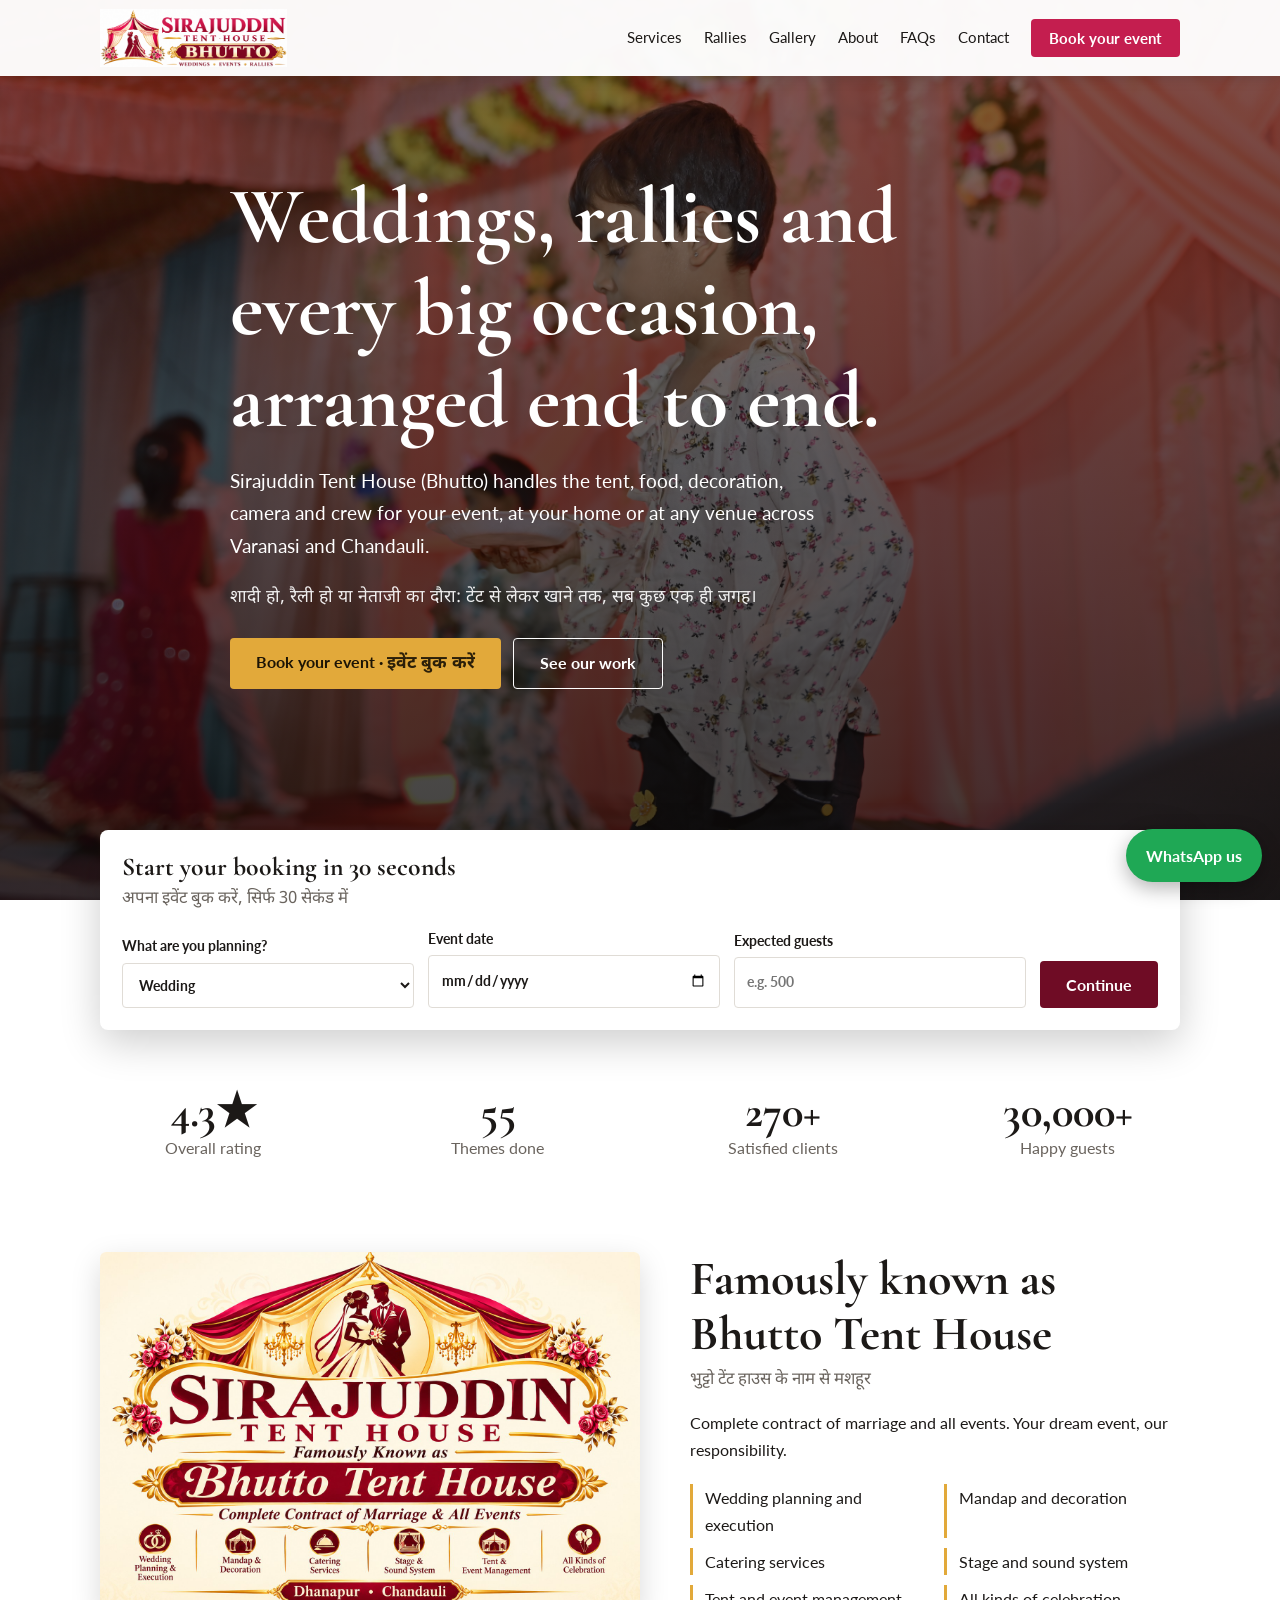
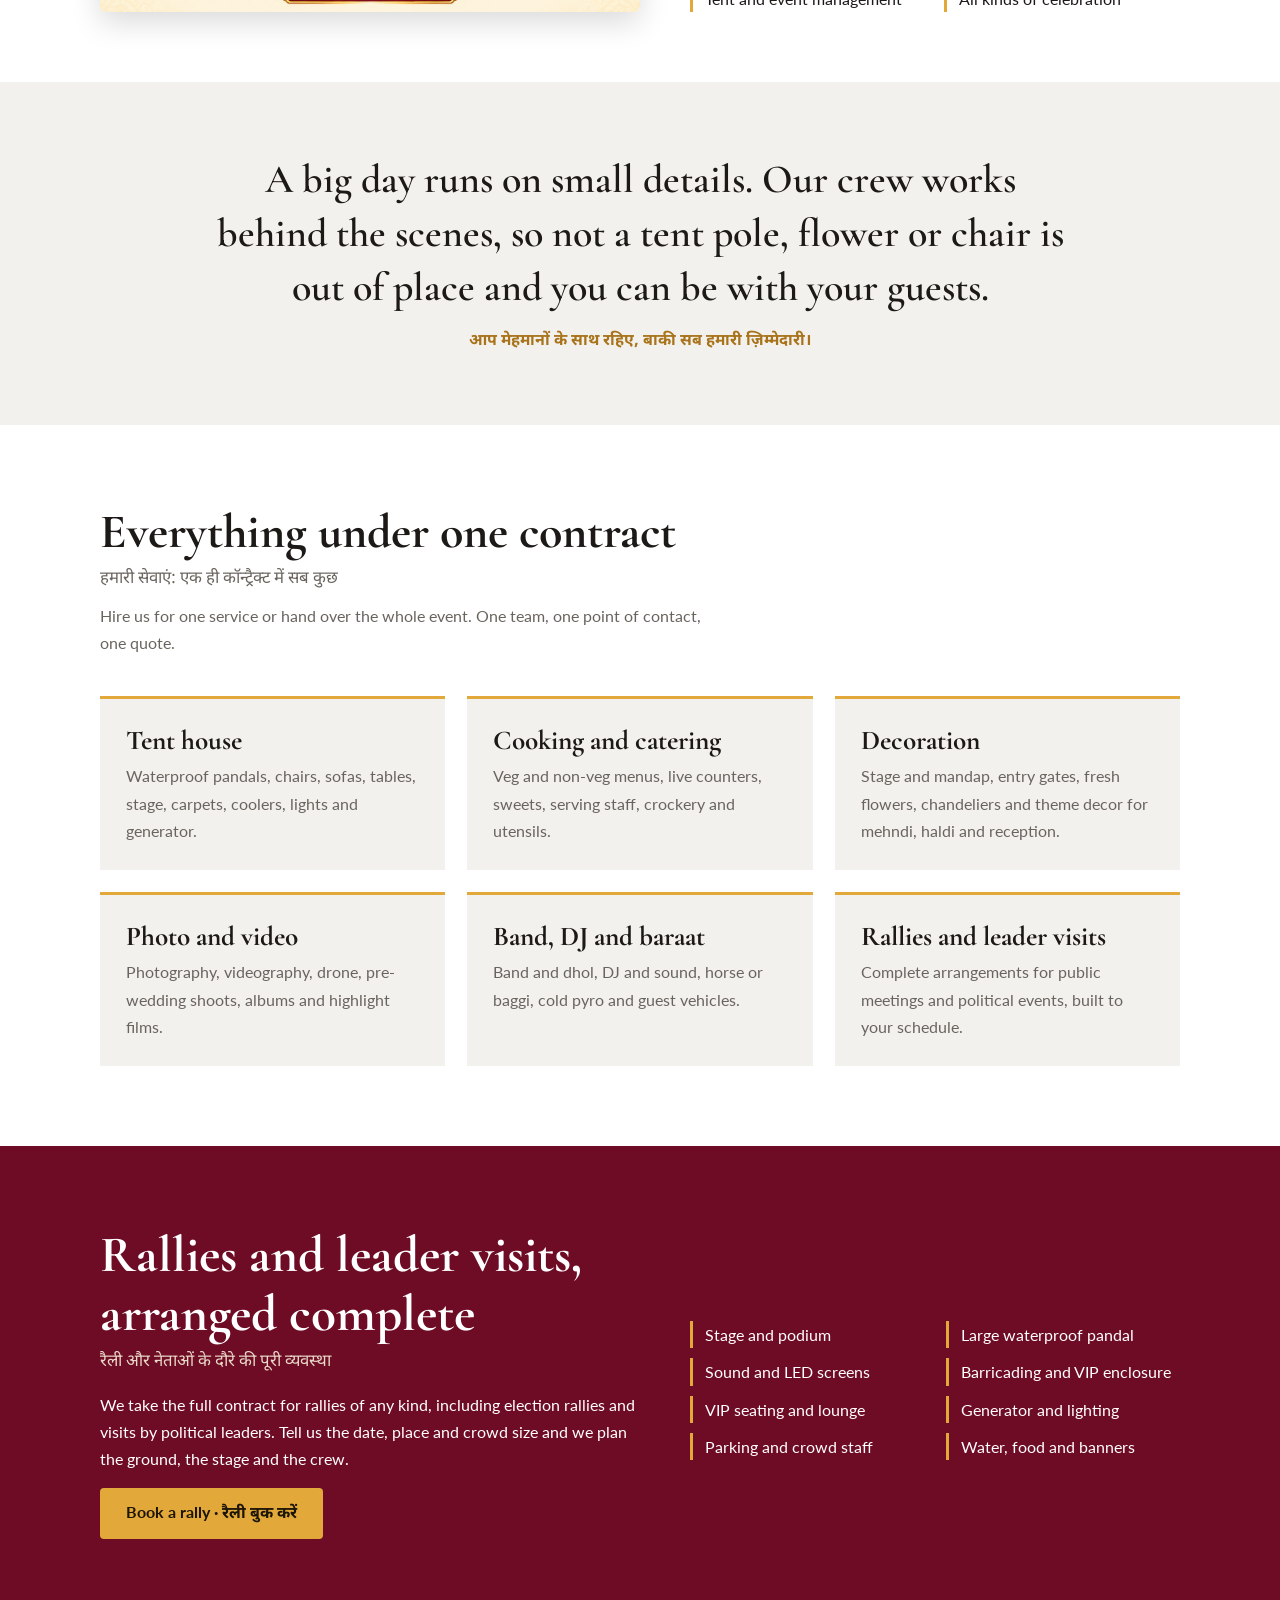
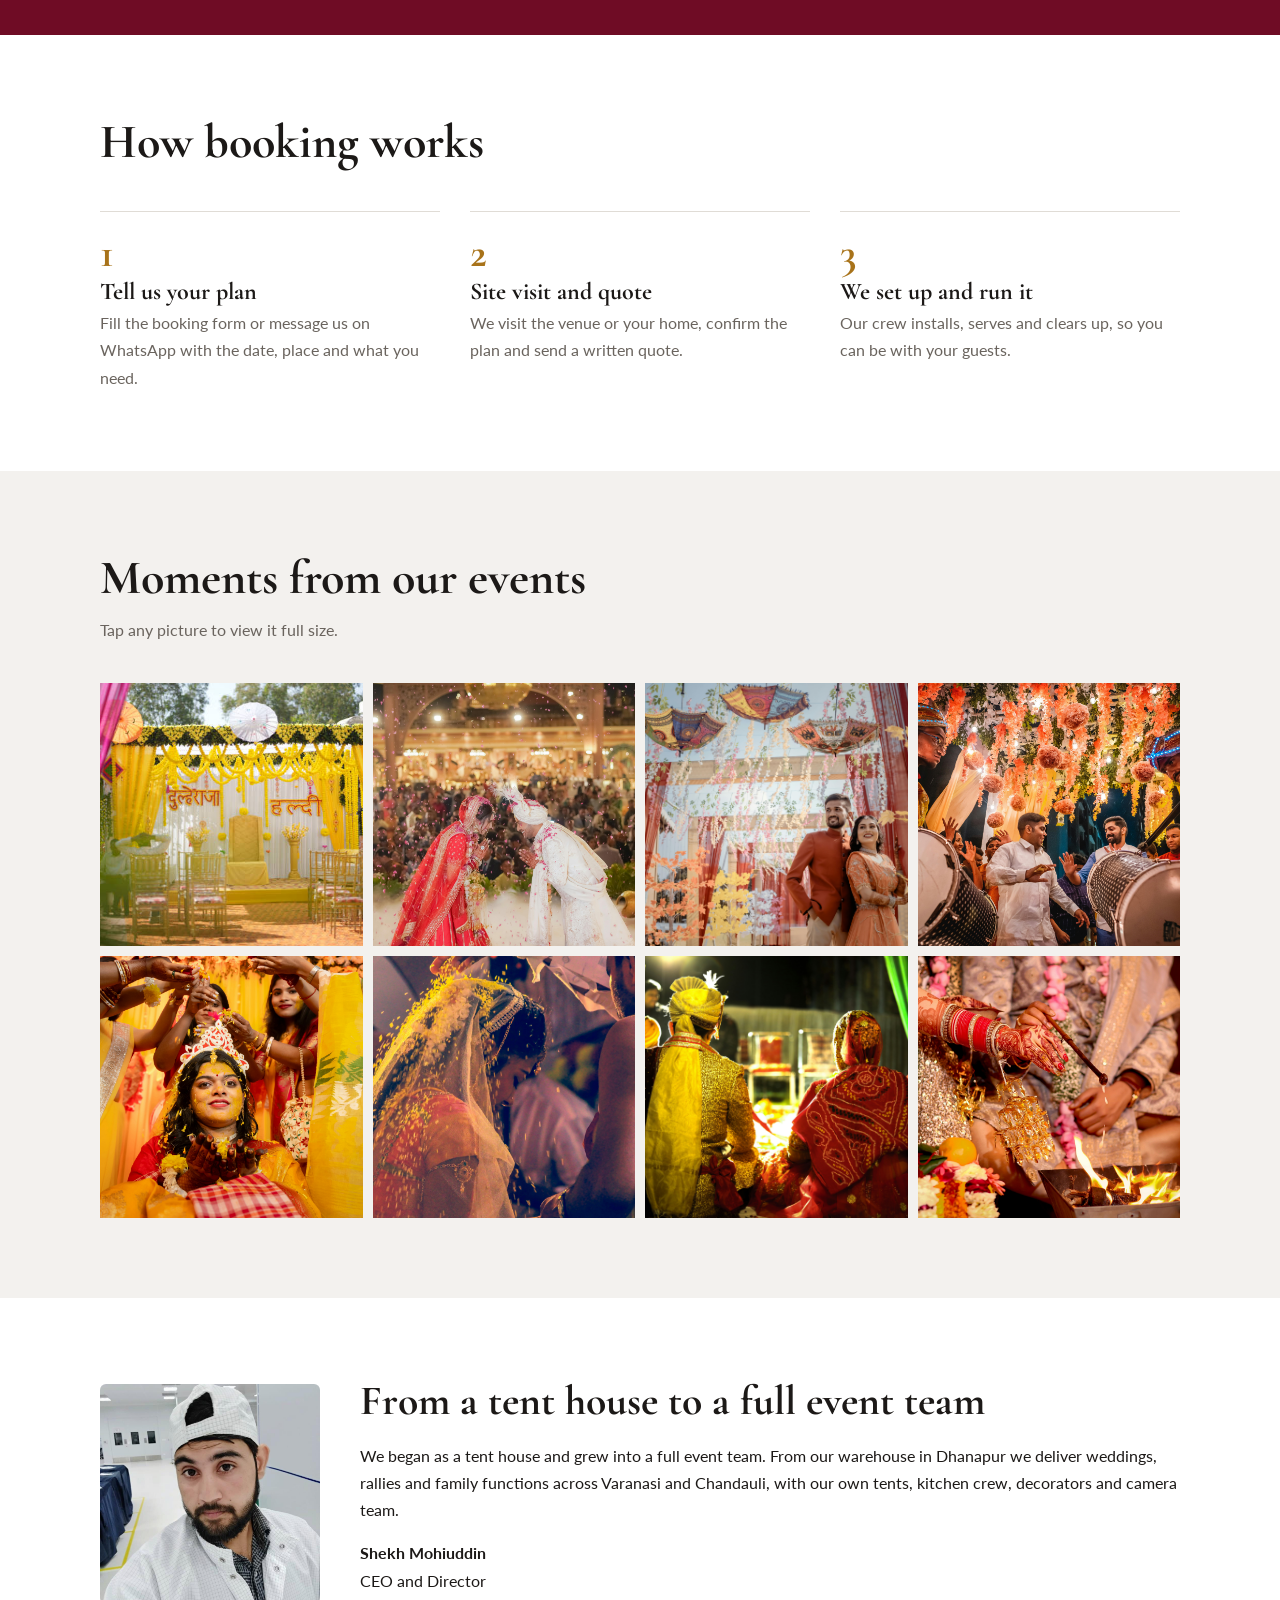
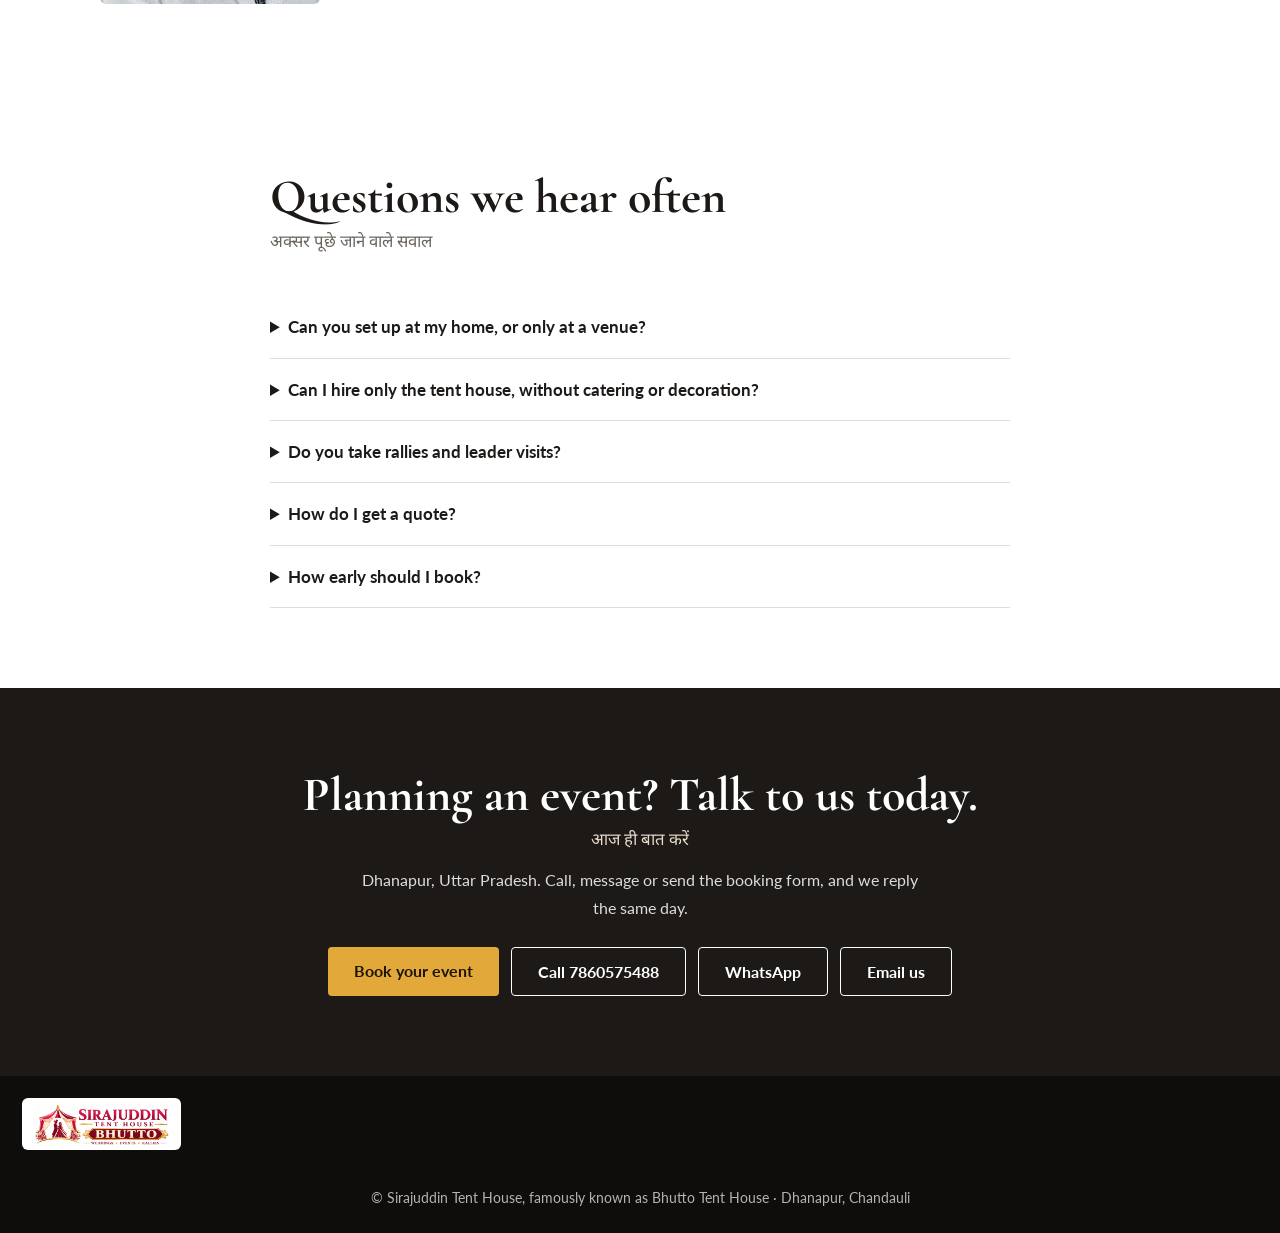
<file: index.html>
<!DOCTYPE html>
<html lang="en">
<head>
<meta charset="UTF-8">
<meta name="viewport" content="width=device-width, initial-scale=1">
<meta name="author" content="Shekh Mohiuddin">
<meta name="keywords" content="tent house, wedding planner, catering, decoration, rally arrangements, Varanasi, Chandauli, Dhanapur">
<meta name="description" content="Sirajuddin Tent House (Bhutto), Dhanapur: tent, catering, decoration, photography and complete arrangements for weddings, rallies and leader visits across Varanasi and Chandauli.">
<link rel="icon" type="image/png" href="img/favicon.png">
<title>Sirajuddin Tent House (Bhutto) | Weddings, Rallies and Events</title>
<link href="https://fonts.googleapis.com/css2?family=Cormorant+Garamond:wght@600;700&family=Lato:wght@400;700&family=Noto+Sans+Devanagari:wght@400;700&display=swap" rel="stylesheet">
<style>
:root{--crimson:#c41e4f;--ink:#1c1917;--gold:#e2a93a;--gold2:#a8731a;--maroon:#6f0c25;--soft:#f3f1ee;--line:#e0dcd6;--muted:#6a645e}
*{box-sizing:border-box}html{scroll-behavior:smooth}
body{margin:0;font-family:Lato,Verdana,sans-serif;color:var(--ink);line-height:1.7;background:#fff}
h1,h2,h3{font-family:"Cormorant Garamond",Georgia,serif;line-height:1.15;margin:0}
a{color:inherit}img{max-width:100%;display:block}
.wrap{max-width:1120px;margin:0 auto;padding:0 20px}
section{padding:80px 0}
.btn{display:inline-block;font:700 1rem Lato,sans-serif;text-decoration:none;border:0;border-radius:4px;padding:14px 26px;cursor:pointer;background:var(--gold);color:#1c1405}
.btn:hover{background:#fff}.btn.dark{background:var(--maroon);color:#fff}.btn.dark:hover{background:var(--crimson)}
.btn.ghost{background:transparent;color:#fff;border:1.5px solid #fff}.btn.ghost:hover{background:#fff;color:var(--ink)}
:focus-visible{outline:3px solid var(--gold);outline-offset:3px}
/* nav */
header.nav{position:fixed;top:0;left:0;right:0;z-index:20;background:rgba(255,255,255,.97);color:var(--ink);box-shadow:0 1px 14px rgba(0,0,0,.14)}
.nav .wrap{display:flex;align-items:center;justify-content:space-between;height:76px;gap:16px}
.logo{display:block;line-height:0}.logo img{height:58px;width:auto}
.bgrid{display:grid;grid-template-columns:1.1fr 1fr;gap:50px;align-items:center}.bgrid img{width:100%;height:auto;border-radius:6px;box-shadow:0 10px 30px rgba(0,0,0,.15)}
.bgrid ul{list-style:none;padding:0;margin:20px 0 0;display:grid;grid-template-columns:1fr 1fr;gap:10px 18px}.bgrid li{border-left:3px solid var(--gold);padding-left:12px}
@media(max-width:820px){.bgrid{grid-template-columns:1fr}}
footer img{height:52px;width:auto;background:#fff;padding:5px 12px;border-radius:6px;margin-bottom:12px}
.nav nav{display:flex;gap:22px;align-items:center}.nav nav a{text-decoration:none;font-size:.95rem}.nav nav a:hover{color:var(--crimson)}
.nav .btn{padding:10px 18px;background:var(--crimson);color:#fff}.nav .btn:hover{background:var(--maroon);color:#fff}
@media(max-width:820px){.nav nav a.l{display:none}}
/* hero */
.hero{min-height:100vh;background:linear-gradient(rgba(10,8,6,.5),rgba(10,8,6,.78)),url("img/izawalk.JPG") center/cover fixed;color:#fff;display:flex;align-items:center;padding:110px 0 150px}
.hero h1{font-size:clamp(2.6rem,7vw,5rem);max-width:820px}
.hero p{font-size:1.2rem;max-width:600px;margin:18px 0 28px}
.hero .row{display:flex;gap:12px;flex-wrap:wrap}
@media(max-width:1024px){.hero{background-attachment:scroll}}
/* quick booking bar */
.quick{margin-top:-70px;position:relative;z-index:5}
.quick form{background:#fff;border-radius:8px;box-shadow:0 12px 40px rgba(0,0,0,.2);padding:22px;display:grid;grid-template-columns:repeat(3,1fr) auto;gap:14px;align-items:end}
.quick label{font-weight:700;font-size:.9rem}
.quick select,.quick input{width:100%;font:inherit;padding:12px;border:1.5px solid var(--line);border-radius:4px;margin-top:4px;background:#fff;color:var(--ink)}
.quick h2{grid-column:1/-1;font-size:1.6rem}
@media(max-width:820px){.quick form{grid-template-columns:1fr}}
/* stats */
.stats{display:grid;grid-template-columns:repeat(4,1fr);gap:20px;text-align:center;padding:60px 0 20px}
.stats b{font:700 2.8rem "Cormorant Garamond",serif;display:block;line-height:1}
.stats span{color:var(--muted)}
@media(max-width:700px){.stats{grid-template-columns:repeat(2,1fr)}}
/* headings */
.head{max-width:620px;margin-bottom:40px}.head h2{font-size:clamp(2rem,4.5vw,3rem)}.head p{color:var(--muted);margin:10px 0 0}
/* services */
.cards{display:grid;grid-template-columns:repeat(auto-fit,minmax(310px,1fr));gap:22px}
.card{border-top:3px solid var(--gold);background:var(--soft);padding:26px}
.card h3{font-size:1.7rem;margin-bottom:6px}.card p{margin:0;color:var(--muted)}
/* rally band */
.rally{background:var(--maroon);color:#fff}
.rally .grid{display:grid;grid-template-columns:1.1fr 1fr;gap:50px;align-items:center}
.rally h2{font-size:clamp(2rem,4.5vw,3.2rem);margin-bottom:14px}
.rally ul{margin:0;padding:0;list-style:none;display:grid;grid-template-columns:1fr 1fr;gap:10px 22px}
.rally li{border-left:3px solid var(--gold);padding-left:12px}
@media(max-width:820px){.rally .grid{grid-template-columns:1fr}}
/* steps */
.steps{display:grid;grid-template-columns:repeat(auto-fit,minmax(250px,1fr));gap:30px;counter-reset:s}
.steps div{counter-increment:s;border-top:1px solid var(--line);padding-top:16px}
.steps div::before{content:counter(s);font:700 2.6rem "Cormorant Garamond",serif;color:var(--gold2)}
.steps h3{font-size:1.5rem}.steps p{margin:4px 0 0;color:var(--muted)}
/* gallery */
.gal{display:grid;grid-template-columns:repeat(4,1fr);gap:10px}
.gal button{border:0;padding:0;background:none;cursor:zoom-in;aspect-ratio:1;overflow:hidden}
.gal img{width:100%;height:100%;object-fit:cover;transition:transform .4s}.gal button:hover img{transform:scale(1.06)}
@media(max-width:760px){.gal{grid-template-columns:repeat(2,1fr)}}
dialog{border:0;padding:0;background:none;max-width:92vw}dialog::backdrop{background:rgba(0,0,0,.88)}
dialog img{max-height:90vh;margin:auto}
/* about */
.about{display:grid;grid-template-columns:220px 1fr;gap:40px;align-items:center}
.about img{border-radius:6px;width:220px;aspect-ratio:1;object-fit:cover}
@media(max-width:640px){.about{grid-template-columns:1fr}}
/* contact */
.contact{background:var(--ink);color:#fff;text-align:center}
.contact h2{font-size:clamp(2rem,4.5vw,3rem)}.contact p{opacity:.85;max-width:560px;margin:12px auto 26px}
.contact .row{display:flex;gap:12px;justify-content:center;flex-wrap:wrap}
footer{background:#0f0d0c;color:#b9b2ab;text-align:center;padding:22px;font-size:.9rem}
.wa{position:fixed;right:18px;bottom:18px;z-index:30;background:#1fa855;color:#fff;text-decoration:none;font-weight:700;padding:13px 20px;border-radius:40px;box-shadow:0 6px 20px rgba(0,0,0,.3)}
.hi{font-family:"Noto Sans Devanagari",Lato,sans-serif}
.sub{display:block;font-size:1.05rem;font-weight:400;color:var(--muted);margin-top:6px;font-family:"Noto Sans Devanagari",Lato,sans-serif;line-height:1.5}
.rally .sub,.contact .sub{color:#e9d9c9}
.promise{background:var(--soft);text-align:center;padding:70px 0}
.promise p.big{font:600 clamp(1.6rem,3.6vw,2.5rem) "Cormorant Garamond",Georgia,serif;line-height:1.35;max-width:860px;margin:0 auto 14px}
.promise p.hi{color:var(--gold2);font-weight:700;margin:0}
.faq{max-width:780px}
.faq details{border-bottom:1px solid var(--line);padding:16px 0}
.faq summary{cursor:pointer;font-weight:700;font-size:1.08rem}
.faq details p{margin:8px 0 0;color:var(--muted)}
.hero .hi{font-size:1.1rem;opacity:.92;margin:-8px 0 26px;max-width:600px}
@media(prefers-reduced-motion:reduce){html{scroll-behavior:auto}.gal img{transition:none}}
</style>
</head>
<body>

<header class="nav"><div class="wrap">
  <a class="logo" href="#top"><img src="img/logo.png" width="187" height="58" alt="Sirajuddin Tent House, Bhutto: weddings, events, rallies"></a>
  <nav>
    <a class="l" href="#services">Services</a><a class="l" href="#rallies">Rallies</a><a class="l" href="#gallery">Gallery</a><a class="l" href="#about">About</a><a class="l" href="#faq">FAQs</a><a class="l" href="#contact">Contact</a>
    <a class="btn" href="booking.html">Book your event</a>
  </nav>
</div></header>

<div class="hero" id="top"><div class="wrap">
  <h1>Weddings, rallies and every big occasion, arranged end to end.</h1>
  <p>Sirajuddin Tent House (Bhutto) handles the tent, food, decoration, camera and crew for your event, at your home or at any venue across Varanasi and Chandauli.</p>
  <p class="hi">शादी हो, रैली हो या नेताजी का दौरा: टेंट से लेकर खाने तक, सब कुछ एक ही जगह।</p>
  <div class="row"><a class="btn" href="booking.html">Book your event &middot; <span class="hi">इवेंट बुक करें</span></a><a class="btn ghost" href="#gallery">See our work</a></div>
</div></div>

<div class="quick"><div class="wrap">
  <form action="booking.html" method="get">
    <h2>Start your booking in 30 seconds <span class="sub">अपना इवेंट बुक करें, सिर्फ 30 सेकंड में</span></h2>
    <label>What are you planning?
      <select name="type"><option>Wedding</option><option>Political rally / public meeting</option><option>Leader visit arrangement</option><option>Other event</option></select></label>
    <label>Event date<input type="date" name="date"></label>
    <label>Expected guests<input type="number" name="guests" min="10" step="10" placeholder="e.g. 500"></label>
    <button class="btn dark" type="submit">Continue</button>
  </form>
</div></div>

<div class="wrap stats">
  <div><b>4.3&#9733;</b><span>Overall rating</span></div>
  <div><b>55</b><span>Themes done</span></div>
  <div><b>270+</b><span>Satisfied clients</span></div>
  <div><b>30,000+</b><span>Happy guests</span></div>
</div>

<section class="brand" style="padding:70px 0"><div class="wrap bgrid">
  <img src="img/brand.jpg" width="1536" height="1024" loading="lazy" alt="Sirajuddin Tent House, famously known as Bhutto Tent House. Complete contract of marriage and all events, Dhanapur and Chandauli">
  <div>
    <h2 style="font-size:clamp(2rem,4.5vw,3rem)">Famously known as Bhutto Tent House <span class="sub">भुट्टो टेंट हाउस के नाम से मशहूर</span></h2>
    <p>Complete contract of marriage and all events. Your dream event, our responsibility.</p>
    <ul><li>Wedding planning and execution</li><li>Mandap and decoration</li><li>Catering services</li><li>Stage and sound system</li><li>Tent and event management</li><li>All kinds of celebration</li></ul>
  </div>
</div></section>

<section class="promise"><div class="wrap">
  <p class="big">A big day runs on small details. Our crew works behind the scenes, so not a tent pole, flower or chair is out of place and you can be with your guests.</p>
  <p class="hi">आप मेहमानों के साथ रहिए, बाकी सब हमारी ज़िम्मेदारी।</p>
</div></section>

<section id="services"><div class="wrap">
  <div class="head"><h2>Everything under one contract <span class="sub">हमारी सेवाएं: एक ही कॉन्ट्रैक्ट में सब कुछ</span></h2><p>Hire us for one service or hand over the whole event. One team, one point of contact, one quote.</p></div>
  <div class="cards">
    <div class="card"><h3>Tent house</h3><p>Waterproof pandals, chairs, sofas, tables, stage, carpets, coolers, lights and generator.</p></div>
    <div class="card"><h3>Cooking and catering</h3><p>Veg and non-veg menus, live counters, sweets, serving staff, crockery and utensils.</p></div>
    <div class="card"><h3>Decoration</h3><p>Stage and mandap, entry gates, fresh flowers, chandeliers and theme decor for mehndi, haldi and reception.</p></div>
    <div class="card"><h3>Photo and video</h3><p>Photography, videography, drone, pre-wedding shoots, albums and highlight films.</p></div>
    <div class="card"><h3>Band, DJ and baraat</h3><p>Band and dhol, DJ and sound, horse or baggi, cold pyro and guest vehicles.</p></div>
    <div class="card"><h3>Rallies and leader visits</h3><p>Complete arrangements for public meetings and political events, built to your schedule.</p></div>
  </div>
</div></section>

<section class="rally" id="rallies"><div class="wrap grid">
  <div>
    <h2>Rallies and leader visits, arranged complete <span class="sub">रैली और नेताओं के दौरे की पूरी व्यवस्था</span></h2>
    <p>We take the full contract for rallies of any kind, including election rallies and visits by political leaders. Tell us the date, place and crowd size and we plan the ground, the stage and the crew.</p>
    <p><a class="btn" href="booking.html?type=Political%20rally%20%2F%20public%20meeting">Book a rally &middot; <span class="hi">रैली बुक करें</span></a></p>
  </div>
  <ul>
    <li>Stage and podium</li><li>Large waterproof pandal</li><li>Sound and LED screens</li><li>Barricading and VIP enclosure</li>
    <li>VIP seating and lounge</li><li>Generator and lighting</li><li>Parking and crowd staff</li><li>Water, food and banners</li>
  </ul>
</div></section>

<section><div class="wrap">
  <div class="head"><h2>How booking works</h2></div>
  <div class="steps">
    <div><h3>Tell us your plan</h3><p>Fill the booking form or message us on WhatsApp with the date, place and what you need.</p></div>
    <div><h3>Site visit and quote</h3><p>We visit the venue or your home, confirm the plan and send a written quote.</p></div>
    <div><h3>We set up and run it</h3><p>Our crew installs, serves and clears up, so you can be with your guests.</p></div>
  </div>
</div></section>

<section id="gallery" style="background:var(--soft)"><div class="wrap">
  <div class="head"><h2>Moments from our events</h2><p>Tap any picture to view it full size.</p></div>
  <div class="gal">
    <button type="button"><img src="img/work1.jpg" alt="Wedding couple during a celebration" loading="lazy"></button>
    <button type="button"><img src="img/work2.jpg" alt="Decorated wedding stage" loading="lazy"></button>
    <button type="button"><img src="img/work3.jpg" alt="Wedding ceremony" loading="lazy"></button>
    <button type="button"><img src="img/work4.jpg" alt="Wedding rituals" loading="lazy"></button>
    <button type="button"><img src="img/work5.jpg" alt="Flower and mandap decoration" loading="lazy"></button>
    <button type="button"><img src="img/work6.jpg" alt="Creative flower arrangement" loading="lazy"></button>
    <button type="button"><img src="img/work7.jpg" alt="Bride and groom with family" loading="lazy"></button>
    <button type="button"><img src="img/work8.jpg" alt="Guests enjoying the event" loading="lazy"></button>
  </div>
</div></section>
<dialog id="lb"><img alt=""></dialog>

<section id="about"><div class="wrap about">
  <img src="img/MBhai.jpeg" alt="Shekh Mohiuddin, CEO and Director">
  <div>
    <h2 style="font-size:2.6rem">From a tent house to a full event team</h2>
    <p>We began as a tent house and grew into a full event team. From our warehouse in Dhanapur we deliver weddings, rallies and family functions across Varanasi and Chandauli, with our own tents, kitchen crew, decorators and camera team.</p>
    <p><b>Shekh Mohiuddin</b><br>CEO and Director</p>
  </div>
</div></section>

<section id="faq"><div class="wrap faq">
  <div class="head"><h2>Questions we hear often <span class="sub">अक्सर पूछे जाने वाले सवाल</span></h2></div>
  <details><summary>Can you set up at my home, or only at a venue?</summary><p>Both. We set up the tent, kitchen and decoration at your home, lawn or street, or at any venue you have booked.</p></details>
  <details><summary>Can I hire only the tent house, without catering or decoration?</summary><p>Yes. Take a single service or hand over the complete event under one contract.</p></details>
  <details><summary>Do you take rallies and leader visits?</summary><p>Yes, complete arrangements. Share the date, place and expected crowd so we can plan the ground, stage, sound and crew.</p></details>
  <details><summary>How do I get a quote?</summary><p>Fill the booking form or message us on WhatsApp. We confirm the details on a call, visit the site if needed and send a written quote.</p></details>
  <details><summary>How early should I book?</summary><p>As soon as your date is fixed, so we can reserve it. For an urgent rally or visit, call us directly on 7860575488.</p></details>
</div></section>

<section class="contact" id="contact"><div class="wrap">
  <h2>Planning an event? Talk to us today. <span class="sub">आज ही बात करें</span></h2>
  <p>Dhanapur, Uttar Pradesh. Call, message or send the booking form, and we reply the same day.</p>
  <div class="row">
    <a class="btn" href="booking.html">Book your event</a>
    <a class="btn ghost" href="tel:+917860575488">Call 7860575488</a>
    <a class="btn ghost" href="https://wa.me/917860575488">WhatsApp</a>
    <a class="btn ghost" href="mailto:Shekhmohiuddin@gmail.com">Email us</a>
  </div>
</div></section>

<footer><img src="img/logo.png" width="168" height="52" alt="Sirajuddin Tent House, Bhutto"><br>&copy; Sirajuddin Tent House, famously known as Bhutto Tent House &middot; Dhanapur, Chandauli</footer>
<a class="wa" href="https://wa.me/917860575488">WhatsApp us</a>

<script>
var lb=document.getElementById("lb");
document.querySelectorAll(".gal button").forEach(function(b){b.addEventListener("click",function(){var i=b.querySelector("img");lb.querySelector("img").src=i.src;lb.querySelector("img").alt=i.alt;lb.showModal()})});
lb.addEventListener("click",function(){lb.close()});
document.querySelector('.quick input[type=date]').min=new Date().toISOString().slice(0,10);
</script>
</body>
</html>
</file>
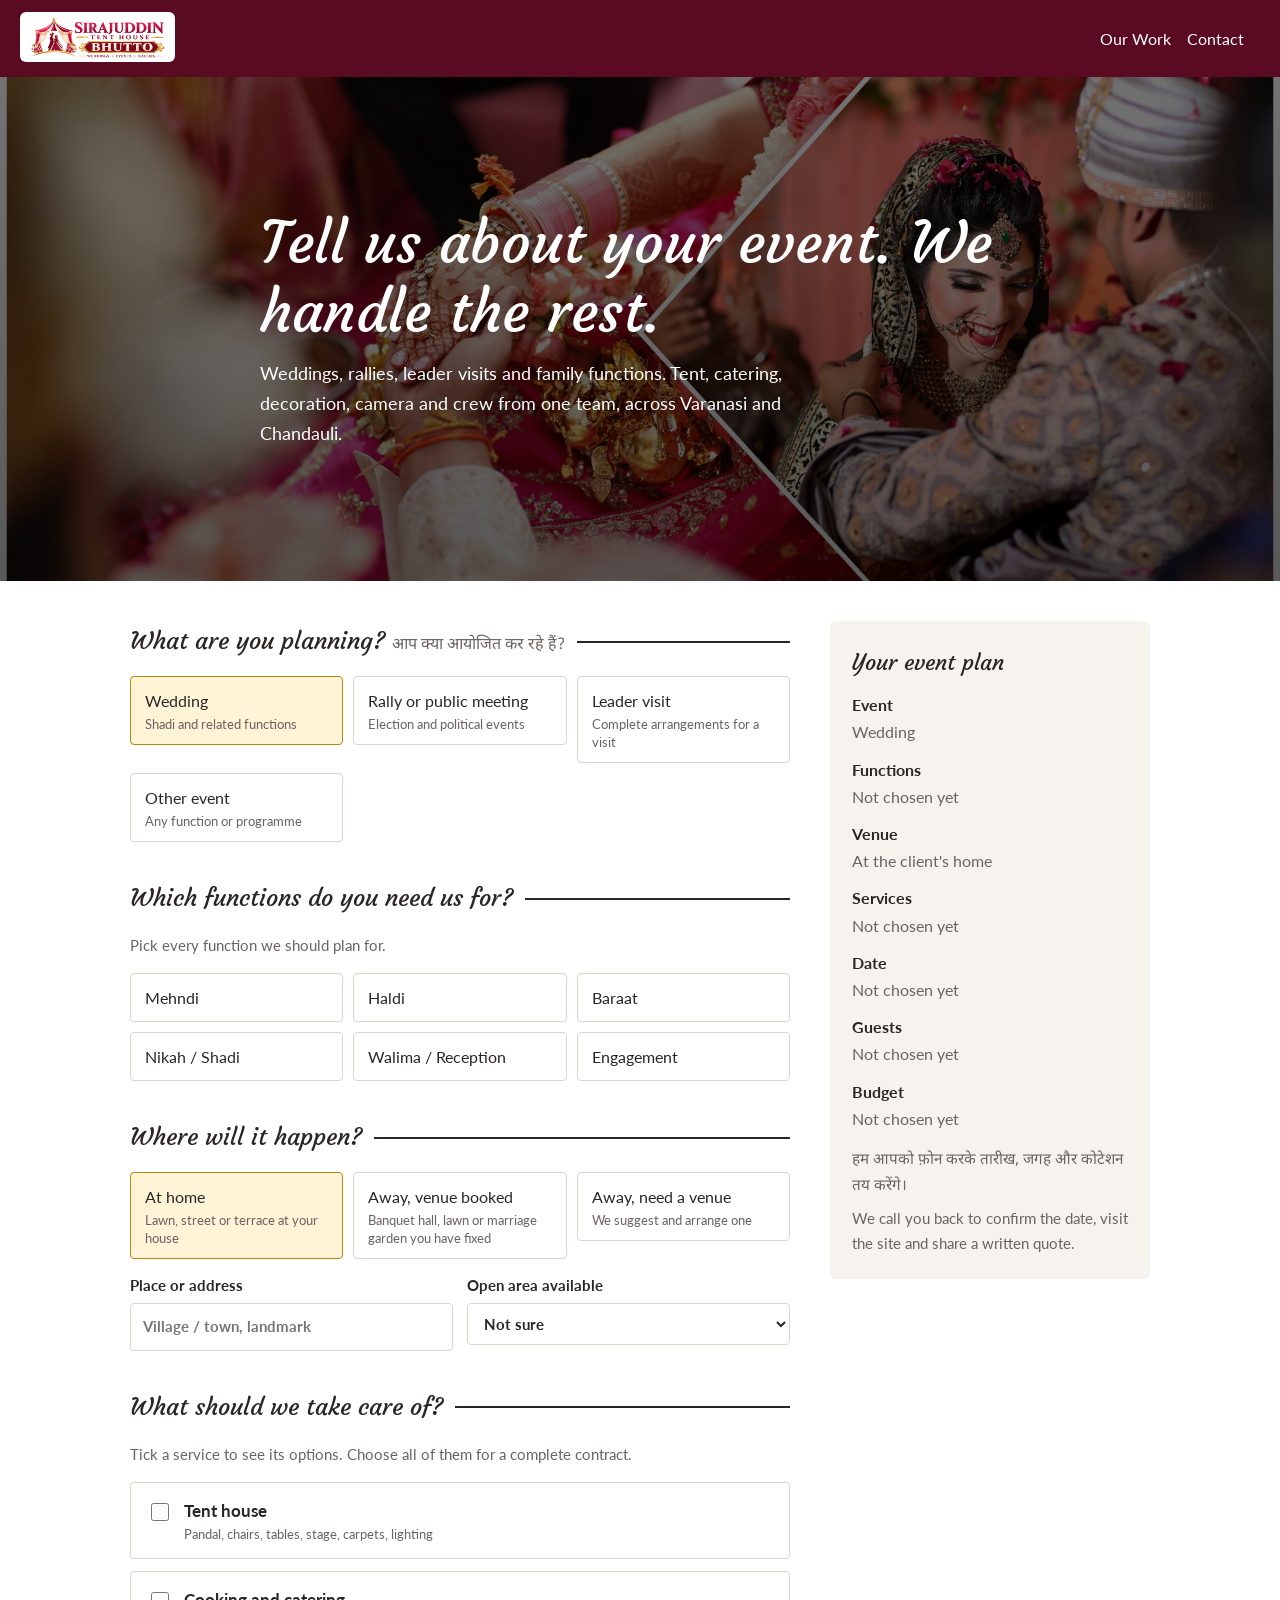
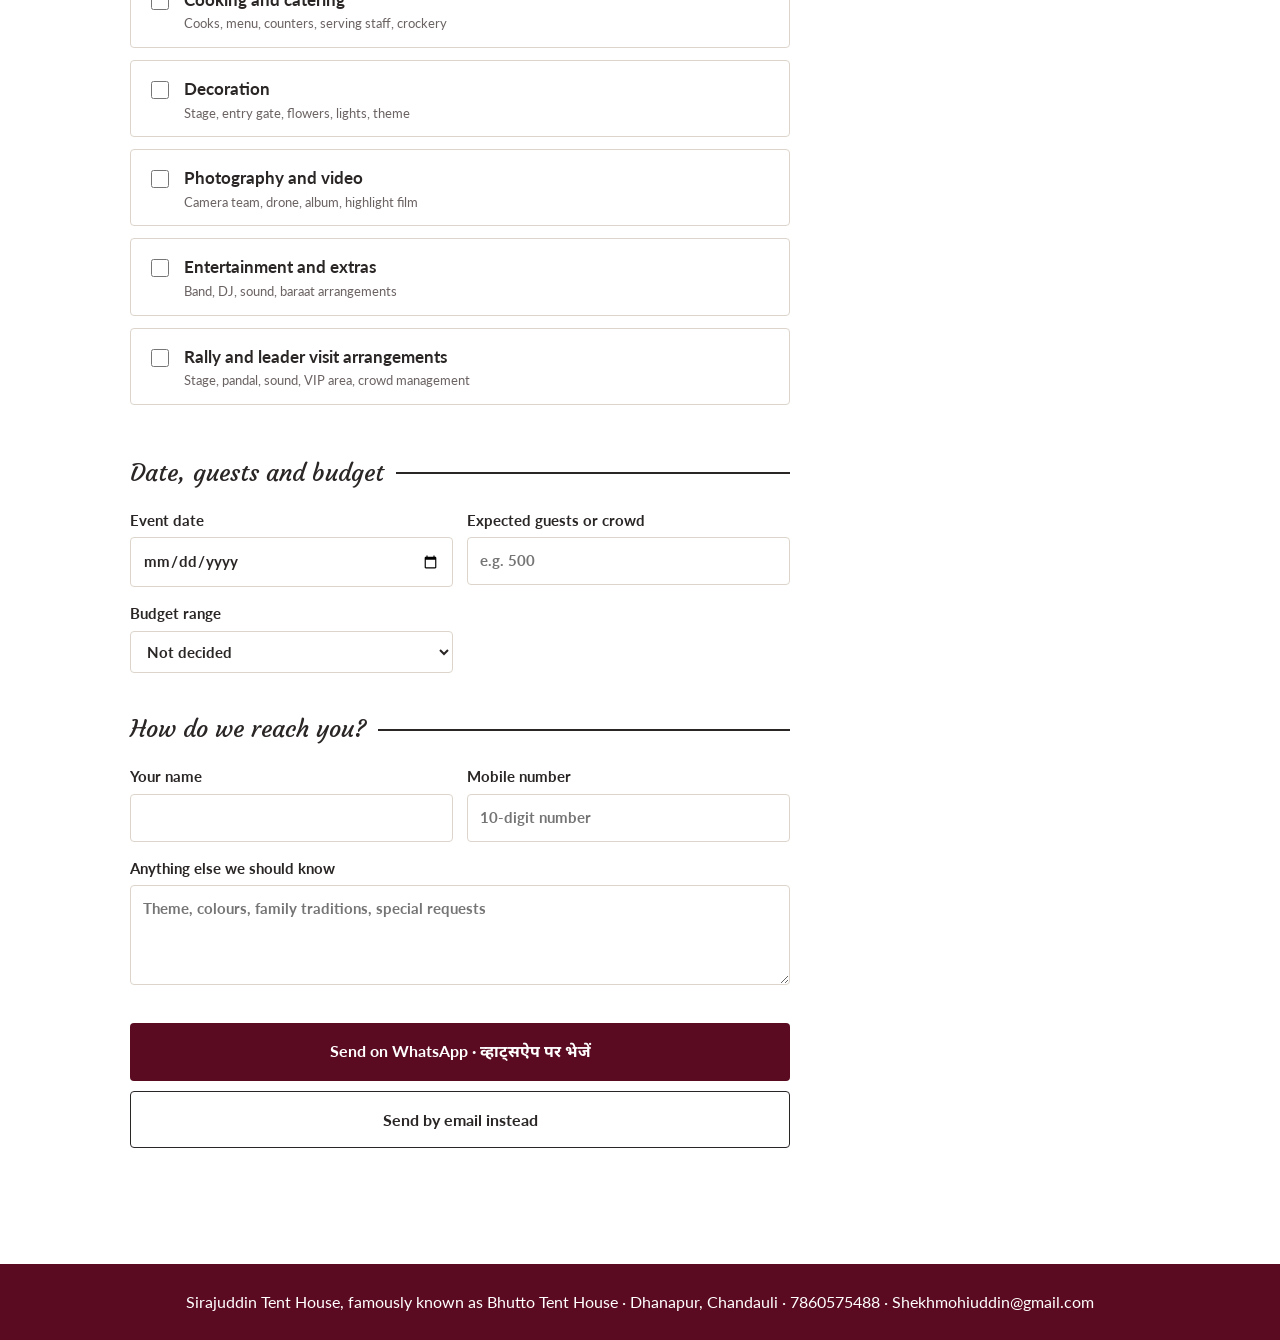
<file: booking.html>
<!DOCTYPE html>
<html lang="en">
<head>
<meta charset="UTF-8">
<meta name="viewport" content="width=device-width, initial-scale=1">
<link rel="icon" type="image/png" href="img/favicon.png">
<title>Book Your Event | Sirajuddin Tent House (Bhutto)</title>
<link href="https://fonts.googleapis.com/css2?family=Courgette&family=Lato:wght@400;700&family=Noto+Sans+Devanagari:wght@400;700&display=swap" rel="stylesheet">
<style>
:root{--ink:#2b2626;--paper:#fff;--soft:#f6f3ef;--line:#ddd5cc;--gold:#b8860b;--goldbg:#fff4d6;--dark:#5a0b21;--muted:#6b6262}
@media (prefers-color-scheme:dark){:root:not([data-theme=light]){--ink:#efe9e2;--paper:#1e1a1a;--soft:#272222;--line:#443c3c;--gold:#e8b23a;--goldbg:#3a2f12;--dark:#0f0d0d;--muted:#a89f9f}}
*{box-sizing:border-box}
html{scroll-behavior:smooth}
body{margin:0;font-family:Lato,Verdana,sans-serif;color:var(--ink);background:var(--paper);line-height:1.7}
a{color:inherit}
.nav{background:var(--dark);color:#fff;padding:12px 20px;display:flex;justify-content:space-between;align-items:center;flex-wrap:wrap;gap:8px}
.nav a{text-decoration:none;margin-right:16px}
.nav a.lg{margin:0;background:#fff;padding:4px 10px;border-radius:6px;display:inline-block;line-height:0}.nav a.lg img{height:42px;width:auto}
.hero{min-height:56vh;background:linear-gradient(rgba(0,0,0,.55),rgba(0,0,0,.65)),url("img/couple.png") center/cover;color:#fff;display:flex;align-items:center;padding:48px 20px}
.hero div{max-width:760px;margin:0 auto;width:100%}
.hero h1{font-family:Courgette,cursive;font-weight:400;font-size:clamp(2rem,6vw,3.6rem);line-height:1.2;margin:0 0 12px}
.hero p{font-size:1.1rem;max-width:560px;margin:0}
.wrap{max-width:1060px;margin:0 auto;padding:40px 20px 80px;display:grid;grid-template-columns:minmax(0,1fr) 320px;gap:40px;align-items:start}
@media(max-width:860px){.wrap{grid-template-columns:1fr}.summary{position:static!important}}
fieldset{border:0;border-top:2px solid var(--ink);margin:0 0 36px;padding:14px 0 0}
legend{font-family:Courgette,cursive;font-size:1.5rem;padding:0 12px 0 0}
.hint{color:var(--muted);margin:0 0 14px;font-size:.95rem}
.grid{display:grid;grid-template-columns:repeat(auto-fill,minmax(210px,1fr));gap:10px}
.chip{position:relative}
.chip input{position:absolute;opacity:0;inset:0;width:100%;height:100%;margin:0;cursor:pointer}
.chip span{display:block;border:1.5px solid var(--line);border-radius:4px;padding:10px 14px;background:var(--paper)}
.chip small{display:block;color:var(--muted);line-height:1.35;margin-top:2px}
.chip input:checked+span{border-color:var(--gold);background:var(--goldbg)}
.chip input:focus-visible+span{outline:3px solid var(--gold);outline-offset:2px}
.svc{border:1.5px solid var(--line);border-radius:4px;margin-bottom:12px;background:var(--paper)}
.svc>label{display:flex;gap:12px;align-items:flex-start;padding:14px 16px;cursor:pointer}
.svc>label input{margin-top:6px;width:18px;height:18px;accent-color:var(--gold)}
.svc b{font-size:1.05rem}.svc small{display:block;color:var(--muted);line-height:1.4}
.svc.on{border-color:var(--gold)}
.opts{display:none;padding:0 16px 16px;border-top:1px dashed var(--line)}
.svc.on .opts{display:block}
.opts .grid{margin-top:12px}
.f{display:grid;grid-template-columns:repeat(auto-fit,minmax(220px,1fr));gap:14px}
label.t{display:block;font-weight:700;font-size:.95rem}
input[type=text],input[type=tel],input[type=date],input[type=number],select,textarea{width:100%;font:inherit;color:var(--ink);background:var(--paper);border:1.5px solid var(--line);border-radius:4px;padding:10px 12px;margin-top:4px}
input:focus,select:focus,textarea:focus{outline:3px solid var(--gold);outline-offset:1px;border-color:var(--gold)}
.err{color:#c0392b;font-weight:700;margin:8px 0 0;min-height:1.4em}
.btn{font:inherit;font-weight:700;border:0;border-radius:4px;background:var(--dark);color:#fff;padding:14px 26px;cursor:pointer;width:100%}
.btn:hover{background:var(--gold);color:#1a1405}
.btn.alt{background:transparent;color:var(--ink);border:1.5px solid var(--ink);margin-top:10px}
.summary{position:sticky;top:20px;background:var(--soft);border-radius:6px;padding:22px}
.summary h2{font-family:Courgette,cursive;font-weight:400;margin:0 0 10px;font-size:1.4rem}
.summary dl{margin:0 0 16px}.summary dt{font-weight:700;margin-top:10px}.summary dd{margin:0;color:var(--muted)}
.hi{font-family:"Noto Sans Devanagari",Lato,sans-serif}
.done{display:none;background:var(--goldbg);border-left:5px solid var(--gold);padding:16px;margin-top:16px;border-radius:4px}
footer{background:var(--dark);color:#fff;text-align:center;padding:24px 20px}
@media(prefers-reduced-motion:reduce){html{scroll-behavior:auto}}
</style>
</head>
<body>
<div class="nav"><div><a href="index.html" class="lg"><img src="img/logo.png" width="135" height="42" alt="Sirajuddin Tent House, Bhutto"></a></div><div><a href="index.html#work">Our Work</a><a href="index.html#contact">Contact</a></div></div>

<header class="hero"><div>
<h1>Tell us about your event. We handle the rest.</h1>
<p>Weddings, rallies, leader visits and family functions. Tent, catering, decoration, camera and crew from one team, across Varanasi and Chandauli.</p>
</div></header>

<main class="wrap">
<form id="f" novalidate>

<fieldset>
<legend>What are you planning? <small class="hi" style="font:400 1rem 'Noto Sans Devanagari',sans-serif;color:var(--muted)">आप क्या आयोजित कर रहे हैं?</small></legend>
<div class="grid">
<label class="chip"><input type="radio" name="etype" value="Wedding" checked><span>Wedding<small>Shadi and related functions</small></span></label>
<label class="chip"><input type="radio" name="etype" value="Political rally / public meeting"><span>Rally or public meeting<small>Election and political events</small></span></label>
<label class="chip"><input type="radio" name="etype" value="Leader visit arrangement"><span>Leader visit<small>Complete arrangements for a visit</small></span></label>
<label class="chip"><input type="radio" name="etype" value="Other event"><span>Other event<small>Any function or programme</small></span></label>
</div>
</fieldset>

<fieldset id="fn">
<legend>Which functions do you need us for?</legend>
<p class="hint">Pick every function we should plan for.</p>
<div class="grid" id="events">
<label class="chip"><input type="checkbox" name="event" value="Mehndi"><span>Mehndi</span></label>
<label class="chip"><input type="checkbox" name="event" value="Haldi"><span>Haldi</span></label>
<label class="chip"><input type="checkbox" name="event" value="Baraat / Barat"><span>Baraat</span></label>
<label class="chip"><input type="checkbox" name="event" value="Nikah / Shadi"><span>Nikah / Shadi</span></label>
<label class="chip"><input type="checkbox" name="event" value="Walima / Reception"><span>Walima / Reception</span></label>
<label class="chip"><input type="checkbox" name="event" value="Engagement"><span>Engagement</span></label>
</div>
</fieldset>

<fieldset>
<legend>Where will it happen?</legend>
<div class="grid" id="vgrid">
<label class="chip"><input type="radio" name="venue" value="At the client's home" checked><span>At home<small>Lawn, street or terrace at your house</small></span></label>
<label class="chip"><input type="radio" name="venue" value="Away from home, venue already booked"><span>Away, venue booked<small>Banquet hall, lawn or marriage garden you have fixed</small></span></label>
<label class="chip"><input type="radio" name="venue" value="Away from home, need help finding a venue"><span>Away, need a venue<small>We suggest and arrange one</small></span></label>
</div>
<div class="f" style="margin-top:14px">
<label class="t">Place or address<input type="text" id="place" placeholder="Village / town, landmark"></label>
<label class="t">Open area available<select id="area"><option value="">Not sure</option><option>Under 2,000 sq ft</option><option>2,000 to 5,000 sq ft</option><option>5,000 to 10,000 sq ft</option><option>Above 10,000 sq ft</option></select></label>
</div>
</fieldset>

<fieldset>
<legend>What should we take care of?</legend>
<p class="hint">Tick a service to see its options. Choose all of them for a complete contract.</p>

<div class="svc" data-svc="Tent house">
<label><input type="checkbox" name="svc" value="Tent house"><span><b>Tent house</b><small>Pandal, chairs, tables, stage, carpets, lighting</small></span></label>
<div class="opts"><div class="grid">
<label class="chip"><input type="checkbox" name="Tent house" value="Waterproof pandal"><span>Waterproof pandal</span></label>
<label class="chip"><input type="checkbox" name="Tent house" value="Chairs and sofas"><span>Chairs and sofas</span></label>
<label class="chip"><input type="checkbox" name="Tent house" value="Dining tables"><span>Dining tables</span></label>
<label class="chip"><input type="checkbox" name="Tent house" value="Stage and carpet"><span>Stage and carpet</span></label>
<label class="chip"><input type="checkbox" name="Tent house" value="Lights and generator"><span>Lights and generator</span></label>
<label class="chip"><input type="checkbox" name="Tent house" value="Coolers / fans"><span>Coolers / fans</span></label>
</div></div></div>

<div class="svc" data-svc="Catering">
<label><input type="checkbox" name="svc" value="Catering"><span><b>Cooking and catering</b><small>Cooks, menu, counters, serving staff, crockery</small></span></label>
<div class="opts"><div class="grid">
<label class="chip"><input type="checkbox" name="Catering" value="Vegetarian menu"><span>Vegetarian menu</span></label>
<label class="chip"><input type="checkbox" name="Catering" value="Non-vegetarian menu"><span>Non-vegetarian menu</span></label>
<label class="chip"><input type="checkbox" name="Catering" value="Live counters"><span>Live counters</span></label>
<label class="chip"><input type="checkbox" name="Catering" value="Sweets and desserts"><span>Sweets and desserts</span></label>
<label class="chip"><input type="checkbox" name="Catering" value="Waiters and serving staff"><span>Waiters and serving staff</span></label>
<label class="chip"><input type="checkbox" name="Catering" value="Crockery and utensils"><span>Crockery and utensils</span></label>
</div></div></div>

<div class="svc" data-svc="Decoration">
<label><input type="checkbox" name="svc" value="Decoration"><span><b>Decoration</b><small>Stage, entry gate, flowers, lights, theme</small></span></label>
<div class="opts"><div class="grid">
<label class="chip"><input type="checkbox" name="Decoration" value="Stage / mandap"><span>Stage / mandap</span></label>
<label class="chip"><input type="checkbox" name="Decoration" value="Entry gate"><span>Entry gate</span></label>
<label class="chip"><input type="checkbox" name="Decoration" value="Fresh flowers"><span>Fresh flowers</span></label>
<label class="chip"><input type="checkbox" name="Decoration" value="Chandeliers and lighting"><span>Chandeliers and lighting</span></label>
<label class="chip"><input type="checkbox" name="Decoration" value="Photo booth and selfie point"><span>Photo booth</span></label>
<label class="chip"><input type="checkbox" name="Decoration" value="Haldi / mehndi theme decor"><span>Haldi / mehndi theme</span></label>
</div></div></div>

<div class="svc" data-svc="Photo and video">
<label><input type="checkbox" name="svc" value="Photo and video"><span><b>Photography and video</b><small>Camera team, drone, album, highlight film</small></span></label>
<div class="opts"><div class="grid">
<label class="chip"><input type="checkbox" name="Photo and video" value="Photography"><span>Photography</span></label>
<label class="chip"><input type="checkbox" name="Photo and video" value="Videography"><span>Videography</span></label>
<label class="chip"><input type="checkbox" name="Photo and video" value="Drone"><span>Drone</span></label>
<label class="chip"><input type="checkbox" name="Photo and video" value="Pre-wedding shoot"><span>Pre-wedding shoot</span></label>
<label class="chip"><input type="checkbox" name="Photo and video" value="Album"><span>Album</span></label>
<label class="chip"><input type="checkbox" name="Photo and video" value="Highlight film"><span>Highlight film</span></label>
</div></div></div>

<div class="svc" data-svc="Entertainment and extras">
<label><input type="checkbox" name="svc" value="Entertainment and extras"><span><b>Entertainment and extras</b><small>Band, DJ, sound, baraat arrangements</small></span></label>
<div class="opts"><div class="grid">
<label class="chip"><input type="checkbox" name="Entertainment and extras" value="Band / dhol"><span>Band / dhol</span></label>
<label class="chip"><input type="checkbox" name="Entertainment and extras" value="DJ and sound"><span>DJ and sound</span></label>
<label class="chip"><input type="checkbox" name="Entertainment and extras" value="Horse / baggi for baraat"><span>Horse / baggi</span></label>
<label class="chip"><input type="checkbox" name="Entertainment and extras" value="Fireworks / cold pyro"><span>Fireworks / cold pyro</span></label>
<label class="chip"><input type="checkbox" name="Entertainment and extras" value="Guest vehicles"><span>Guest vehicles</span></label>
<label class="chip"><input type="checkbox" name="Entertainment and extras" value="Security and parking staff"><span>Parking and security staff</span></label>
</div></div></div>

<div class="svc" data-svc="Rally and visit arrangements">
<label><input type="checkbox" name="svc" value="Rally and visit arrangements"><span><b>Rally and leader visit arrangements</b><small>Stage, pandal, sound, VIP area, crowd management</small></span></label>
<div class="opts"><div class="grid">
<label class="chip"><input type="checkbox" name="Rally and visit arrangements" value="Stage and podium"><span>Stage and podium</span></label>
<label class="chip"><input type="checkbox" name="Rally and visit arrangements" value="Large waterproof pandal"><span>Large waterproof pandal</span></label>
<label class="chip"><input type="checkbox" name="Rally and visit arrangements" value="Sound and LED screens"><span>Sound and LED screens</span></label>
<label class="chip"><input type="checkbox" name="Rally and visit arrangements" value="Barricading and VIP enclosure"><span>Barricading and VIP enclosure</span></label>
<label class="chip"><input type="checkbox" name="Rally and visit arrangements" value="VIP seating and lounge"><span>VIP seating and lounge</span></label>
<label class="chip"><input type="checkbox" name="Rally and visit arrangements" value="Parking and crowd staff"><span>Parking and crowd staff</span></label>
<label class="chip"><input type="checkbox" name="Rally and visit arrangements" value="Drinking water and food"><span>Drinking water and food</span></label>
<label class="chip"><input type="checkbox" name="Rally and visit arrangements" value="Banners and flags"><span>Banners and flags</span></label>
</div></div></div>
</fieldset>

<fieldset>
<legend>Date, guests and budget</legend>
<div class="f">
<label class="t">Event date<input type="date" id="date"></label>
<label class="t">Expected guests or crowd<input type="number" id="guests" min="10" step="10" placeholder="e.g. 500"></label>
<label class="t">Budget range<select id="budget"><option value="">Not decided</option><option>Under Rs 2 lakh</option><option>Rs 2 to 5 lakh</option><option>Rs 5 to 10 lakh</option><option>Rs 10 to 20 lakh</option><option>Above Rs 20 lakh</option></select></label>
</div>
</fieldset>

<fieldset>
<legend>How do we reach you?</legend>
<div class="f">
<label class="t">Your name<input type="text" id="name" autocomplete="name"></label>
<label class="t">Mobile number<input type="tel" id="phone" autocomplete="tel" inputmode="numeric" placeholder="10-digit number"></label>
</div>
<label class="t" style="margin-top:14px">Anything else we should know<textarea id="notes" rows="3" placeholder="Theme, colours, family traditions, special requests"></textarea></label>
<p class="err" id="err" role="alert"></p>
<button type="submit" class="btn">Send on WhatsApp &middot; <span class="hi">व्हाट्सऐप पर भेजें</span></button>
<button type="button" class="btn alt" id="mail">Send by email instead</button>
<div class="done" id="done"><b>Your request is ready.</b> If WhatsApp did not open, tap the button again or call us on 7860575488.</div>
</fieldset>
</form>

<aside class="summary" aria-live="polite">
<h2>Your event plan</h2>
<dl id="sum"></dl>
<p class="hint hi" style="margin:0 0 6px">हम आपको फ़ोन करके तारीख, जगह और कोटेशन तय करेंगे।</p>
<p class="hint" style="margin:0">We call you back to confirm the date, visit the site and share a written quote.</p>
</aside>
</main>

<footer>Sirajuddin Tent House, famously known as Bhutto Tent House &middot; Dhanapur, Chandauli &middot; 7860575488 &middot; Shekhmohiuddin@gmail.com</footer>

<script>
var PHONE="917860575488", EMAIL="Shekhmohiuddin@gmail.com";
var $=function(s){return document.querySelector(s)}, $$=function(s){return Array.prototype.slice.call(document.querySelectorAll(s))};
function vals(n){return $$('input[name="'+n+'"]:checked').map(function(e){return e.value})}
function data(){
  var svc=vals("svc");
  return {
    etype:vals("etype")[0], events:vals("event"),
    venue:vals("etype")[0]==="Wedding"?vals("venue")[0]:"At the event site", place:$("#place").value.trim(), area:$("#area").value,
    services:svc.map(function(s){var o=vals(s);return s+(o.length?" ("+o.join(", ")+")":"")}),
    date:$("#date").value, guests:$("#guests").value, budget:$("#budget").value,
    name:$("#name").value.trim(), phone:$("#phone").value.trim(), notes:$("#notes").value.trim()
  };
}
function fmtDate(d){return d?new Date(d+"T00:00").toLocaleDateString("en-IN",{day:"numeric",month:"long",year:"numeric"}):""}
function render(){
  var w=vals("etype")[0]==="Wedding";
  $("#fn").style.display=w?"":"none"; $("#vgrid").style.display=w?"":"none";
  $$(".svc").forEach(function(c){c.classList.toggle("on",c.querySelector('input[name="svc"]').checked)});
  var d=data(), rows=[
    ["Event",d.etype]].concat(d.etype==="Wedding"?[["Functions",d.events.join(", ")]]:[]).concat([["Venue",d.venue+(d.place?", "+d.place:"")],
    ["Services",d.services.join("; ")],["Date",fmtDate(d.date)],["Guests",d.guests],["Budget",d.budget]
  ]);
  $("#sum").innerHTML=rows.map(function(r){
    return "<dt>"+r[0]+"</dt><dd>"+(r[1]?esc(r[1]):"Not chosen yet")+"</dd>"}).join("");
}
function esc(s){return String(s).replace(/[&<>"]/g,function(c){return {"&":"&amp;","<":"&lt;",">":"&gt;",'"':"&quot;"}[c]})}
function message(){
  var d=data();
  return ["Event booking request","Event type: "+d.etype,"Name: "+d.name,"Phone: "+d.phone,
   (d.etype==="Wedding"?"Functions: "+(d.events.join(", ")||"-"):""),"Venue: "+d.venue+(d.place?" ("+d.place+")":""),
   d.area?"Open area: "+d.area:"","Services: "+(d.services.join("; ")||"-"),
   "Date: "+(fmtDate(d.date)||"-"),"Guests: "+(d.guests||"-"),"Budget: "+(d.budget||"-"),
   d.notes?"Notes: "+d.notes:""].filter(Boolean).join("\n");
}
function valid(){
  var d=data(), m="";
  if(!d.name) m="Enter your name.";
  else if(!/^[6-9]\d{9}$/.test(d.phone.replace(/\D/g,"").slice(-10))) m="Enter a valid 10-digit mobile number.";
  else if(!d.services.length) m="Choose at least one service.";
  else if(!d.date) m="Choose the event date.";
  $("#err").textContent=m; return !m;
}
$("#f").addEventListener("input",render);
$("#f").addEventListener("change",render);
$("#f").addEventListener("submit",function(e){
  e.preventDefault(); if(!valid()) return;
  window.open("https://wa.me/"+PHONE+"?text="+encodeURIComponent(message()),"_blank");
  $("#done").style.display="block";
});
$("#mail").addEventListener("click",function(){
  if(!valid()) return;
  location.href="mailto:"+EMAIL+"?subject="+encodeURIComponent("Event booking request: "+data().name)+"&body="+encodeURIComponent(message());
  $("#done").style.display="block";
});
$("#date").min=new Date().toISOString().slice(0,10);
var q=new URLSearchParams(location.search);
if(q.get("type")){$$('input[name="etype"]').forEach(function(e){e.checked=e.value===q.get("type")})}
if(q.get("date")) $("#date").value=q.get("date");
if(q.get("guests")) $("#guests").value=q.get("guests");
render();
</script>
</body>
</html>
</file>
